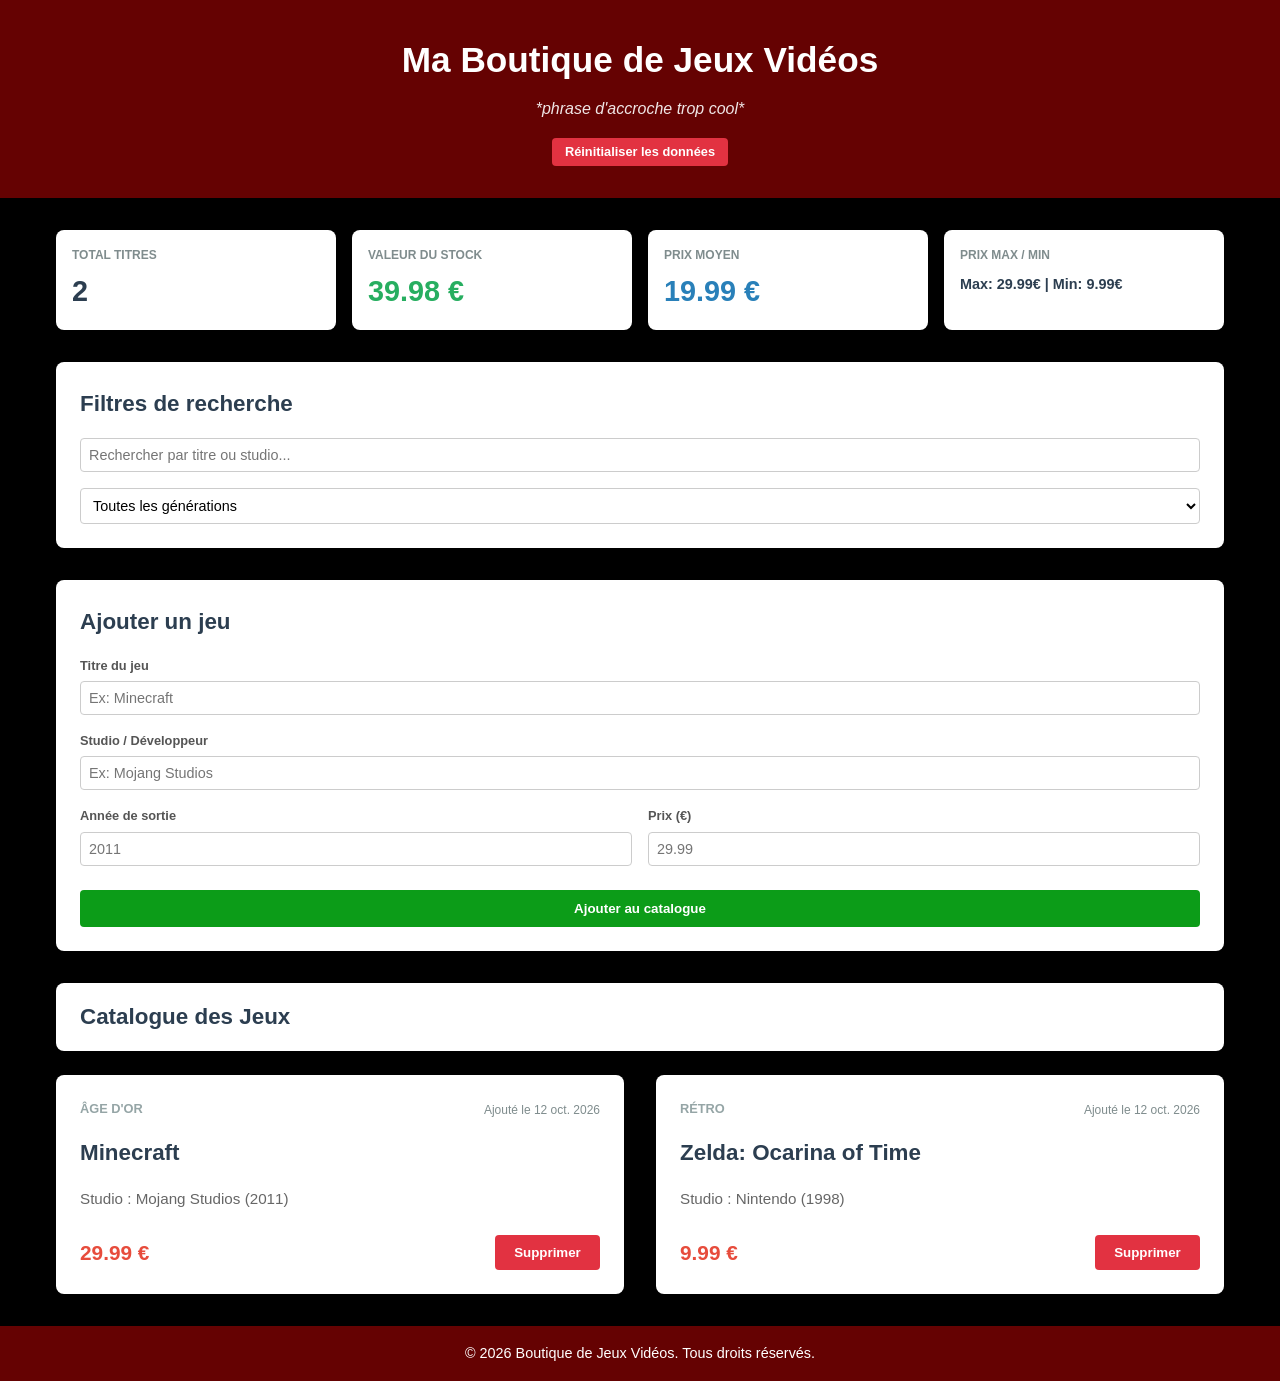
<file: index.html>
<!doctype html>
<html lang="fr">
  <head>
    <meta charset="UTF-8" />
    <meta name="viewport" content="width=device-width, initial-scale=1.0" />
    <title>Boutique de Jeux Vidéos</title>

    <link rel="stylesheet" href="css/style.css" />
    <script src="js/script.js"></script>
  </head>

  <body>
    <header>
      <h1>Ma Boutique de Jeux Vidéos</h1>
      <p>*phrase d'accroche trop cool*</p>
      
      <button
        onclick="reinitialiserDonnees()"
        style="margin-top: 1rem; background: #e23241; color: white; border: none; padding: 0.4rem 0.8rem; border-radius: 4px; cursor: pointer; font-size: 0.8rem; font-weight: bold;"
      >
        Réinitialiser les données
      </button>
    </header>

    <main>
      <section style="display: grid; grid-template-columns: repeat(auto-fit, minmax(200px, 1fr)); gap: 1rem; margin-bottom: 2rem;">
        <article style="background: #fff; padding: 1rem; border-radius: 8px; box-shadow: 0 4px 6px rgba(0,0,0,0.1);">
          <p style="font-size: 0.75rem; font-weight: bold; color: #7f8c8d; text-transform: uppercase;">
            Total Titres
          </p>
          <output id="stat-total" style="display: block; font-size: 1.8rem; font-weight: bold; color: #2c3e50; margin-top: 0.2rem;">
            0
          </output>
        </article>

        <article style="background: #fff; padding: 1rem; border-radius: 8px; box-shadow: 0 4px 6px rgba(0,0,0,0.1);">
          <p style="font-size: 0.75rem; font-weight: bold; color: #7f8c8d; text-transform: uppercase;">
            Valeur du Stock
          </p>
          <output id="stat-valeur" style="display: block; font-size: 1.8rem; font-weight: bold; color: #27ae60; margin-top: 0.2rem;">
            0.00 €
          </output>
        </article>

        <article style="background: #fff; padding: 1rem; border-radius: 8px; box-shadow: 0 4px 6px rgba(0,0,0,0.1);">
          <p style="font-size: 0.75rem; font-weight: bold; color: #7f8c8d; text-transform: uppercase;">
            Prix Moyen
          </p>
          <output id="stat-moyen" style="display: block; font-size: 1.8rem; font-weight: bold; color: #2980b9; margin-top: 0.2rem;">
            0.00 €
          </output>
        </article>

        <article style="background: #fff; padding: 1rem; border-radius: 8px; box-shadow: 0 4px 6px rgba(0,0,0,0.1);">
          <p style="font-size: 0.75rem; font-weight: bold; color: #7f8c8d; text-transform: uppercase;">
            Prix Max / Min
          </p>
          <output id="stat-min-max" style="display: block; font-size: 0.9rem; font-weight: bold; color: #2c3e50; margin-top: 0.5rem;">
            Max: 0€ | Min: 0€
          </output>
        </article>
      </section>

      <section style="display: flex; flex-direction: column; gap: 2rem; margin-bottom: 2rem;">
        
        <!-- 2. Bloc de Filtres -->
        <section style="background: white; padding: 1.5rem; border-radius: 8px; box-shadow: 0 4px 6px rgba(0,0,0,0.1);">
          <h2 style="color: #2c3e50; font-size: 1.4rem; margin-bottom: 1rem;">
            Filtres de recherche
          </h2>
          <form onsubmit="return false;" style="display: flex; flex-direction: column; gap: 1rem;">
            <input
              type="search"
              id="recherche-texte"
              oninput="filtrerEtAfficherCatalogue()"
              placeholder="Rechercher par titre ou studio..."
              style="width: 100%; padding: 0.5rem; border: 1px solid #ccc; border-radius: 4px; font-size: 0.9rem;"
            />

            <select
              id="filtre-generation"
              onchange="filtrerEtAfficherCatalogue()"
              style="width: 100%; padding: 0.5rem; border: 1px solid #ccc; border-radius: 4px; font-size: 0.9rem; background: #fff;"
            >
              <option value="tous">Toutes les générations</option>
              <option value="Rétro">Rétro (&lt; 2000)</option>
              <option value="Âge d'or">Âge d'or (2000-2015)</option>
              <option value="Moderne">Moderne (&gt;= 2016)</option>
            </select>
          </form>
        </section>

        <!-- 3. Formulaire d'ajout -->
        <section style="background: white; padding: 1.5rem; border-radius: 8px; box-shadow: 0 4px 6px rgba(0,0,0,0.1);">
          <h2 style="margin-bottom: 1rem; color: #2c3e50; font-size: 1.4rem;">
            Ajouter un jeu
          </h2>

          <form id="formulaire-jeu" onsubmit="ajouterJeu(event)" style="display: flex; flex-direction: column; gap: 1rem;">
            <div>
              <label style="display: block; font-size: 0.8rem; font-weight: bold; color: #555; margin-bottom: 0.3rem;">
                Titre du jeu
              </label>
              <input
                type="text"
                id="champ-titre"
                oninput="verifierSaisieTitre(this)"
                style="width: 100%; padding: 0.5rem; border: 1px solid #ccc; border-radius: 4px; font-size: 0.9rem; outline: none; transition: border 0.2s;"
                placeholder="Ex: Minecraft"
                required
              />
            </div>

            <div>
              <label style="display: block; font-size: 0.8rem; font-weight: bold; color: #555; margin-bottom: 0.3rem;">
                Studio / Développeur
              </label>
              <input
                type="text"
                id="champ-studio"
                style="width: 100%; padding: 0.5rem; border: 1px solid #ccc; border-radius: 4px; font-size: 0.9rem;"
                placeholder="Ex: Mojang Studios"
                required
              />
            </div>

            <div style="display: flex; gap: 1rem;">
              <div style="flex: 1;">
                <label style="display: block; font-size: 0.8rem; font-weight: bold; color: #555; margin-bottom: 0.3rem;">
                  Année de sortie
                </label>
                <input
                  type="number"
                  id="champ-annee"
                  style="width: 100%; padding: 0.5rem; border: 1px solid #ccc; border-radius: 4px; font-size: 0.9rem;"
                  placeholder="2011"
                  required
                />
              </div>

              <div style="flex: 1;">
                <label style="display: block; font-size: 0.8rem; font-weight: bold; color: #555; margin-bottom: 0.3rem;">
                  Prix (€)
                </label>
                <input
                  type="number"
                  step="0.01"
                  id="champ-prix"
                  style="width: 100%; padding: 0.5rem; border: 1px solid #ccc; border-radius: 4px; font-size: 0.9rem;"
                  placeholder="29.99"
                  required
                />
              </div>
            </div>

            <button type="submit" class="add-btn">
              Ajouter au catalogue
            </button>
          </form>
        </section>

      </section>

      <!-- 4. Bloc Titre du Catalogue (Nouveau bloc ajouté en dessous) -->
      <section style="background: white; padding: 1rem 1.5rem; border-radius: 8px; box-shadow: 0 4px 6px rgba(0,0,0,0.1); margin-bottom: 1.5rem;">
        <h2 style="color: #2c3e50; font-size: 1.4rem; margin: 0;">
          Catalogue des Jeux
        </h2>
      </section>

      <!-- 5. Liste des cartes (Grille du catalogue) -->
      <section id="liste-jeux" class="product-grid" aria-label="Liste des jeux vidéo">
        <!-- Les cartes articles seront insérées ici en JavaScript -->
      </section>
    </main>

    <footer>
      <p>&copy; 2026 Boutique de Jeux Vidéos. Tous droits réservés.</p>
    </footer>

  </body>
</html>
</file>
<file: css/style.css>
/* Réinitialisation de base */
* {
    margin: 0;
    padding: 0;
    box-sizing: border-box;
}

body {
    font-family: 'Segoe UI', Tahoma, Geneva, Verdana, sans-serif;
    background-color: #000000;
    color: #333;
    line-height: 1.6;
    display: flex;
    flex-direction: column;
    min-height: 100vh;
}

/* En-tête */
header {
    background-color: #650202;
    color: #fff;
    text-align: center;
    padding: 2rem 1rem;
}

header h1 {
    margin-bottom: 0.5rem;
    font-size: 2.2rem;
}

header p {
    font-style: italic;
    opacity: 0.9;
}

/* Zone principale et grille d'objets */
main {
    flex: 1;
    max-width: 1200px;
    margin: 2rem auto;
    padding: 0 1rem;
    width: 100%;
}

.product-grid {
    display: grid;
    grid-template-columns: repeat(auto-fit, minmax(300px, 1fr));
    gap: 2rem;
}

/* Cartes des objets */
.product-card {
    background: #fff;
    border-radius: 8px;
    overflow: hidden;
    box-shadow: 0 4px 6px rgba(0,0,0,0.1);
    display: flex;
    flex-direction: column;
    transition: transform 0.2s ease;
}
/*
.product-card:hover {
    transform: translateY(-5px);
}*/

.product-info {
    padding: 1.5rem;
    display: flex;
    flex-direction: column;
    flex-grow: 1;
}

.product-info h2 {
    font-size: 1.4rem;
    margin-bottom: 0.5rem;
    color: #2c3e50;
}

.description {
    font-size: 0.95rem;
    color: #666;
    margin-bottom: 1.5rem;
    flex-grow: 1;
}

/* Prix et Bouton */
.product-meta {
    display: flex;
    justify-content: space-between;
    align-items: center;
    margin-top: auto;
}

.product-id {
    font-size: 0.8rem;
    font-weight: bold;
    color: #95a5a6;
    text-transform: uppercase;
    margin-bottom: 0.2rem;
    display: inline-block;
}

.price {
    font-size: 1.3rem;
    font-weight: bold;
    color: #e74c3c;
}

.add-btn {
    background-color: #0c9c18;
    color: white;
    border: none;
    padding: 0.7rem;
    border-radius: 4px;
    font-weight: bold;
    cursor: pointer;
    margin-top: 0.5rem;
    transition: background 0.2s;
}

.add-btn:hover {
    background-color: #1cc82a;
}

.buy-btn {
    background-color: #e23241;
    color: white;
    border: none;
    padding: 0.6rem 1.2rem;
    border-radius: 4px;
    cursor: pointer;
    font-weight: bold;
    transition: background 0.2s;
}

.buy-btn:hover {
    background-color: #ff5d6a;
}

/* Pied de page */
footer {
    background-color: #650202;
    color: #fff;
    text-align: center;
    padding: 1rem;
    margin-top: auto;
    font-size: 0.9rem;
}
</file>
